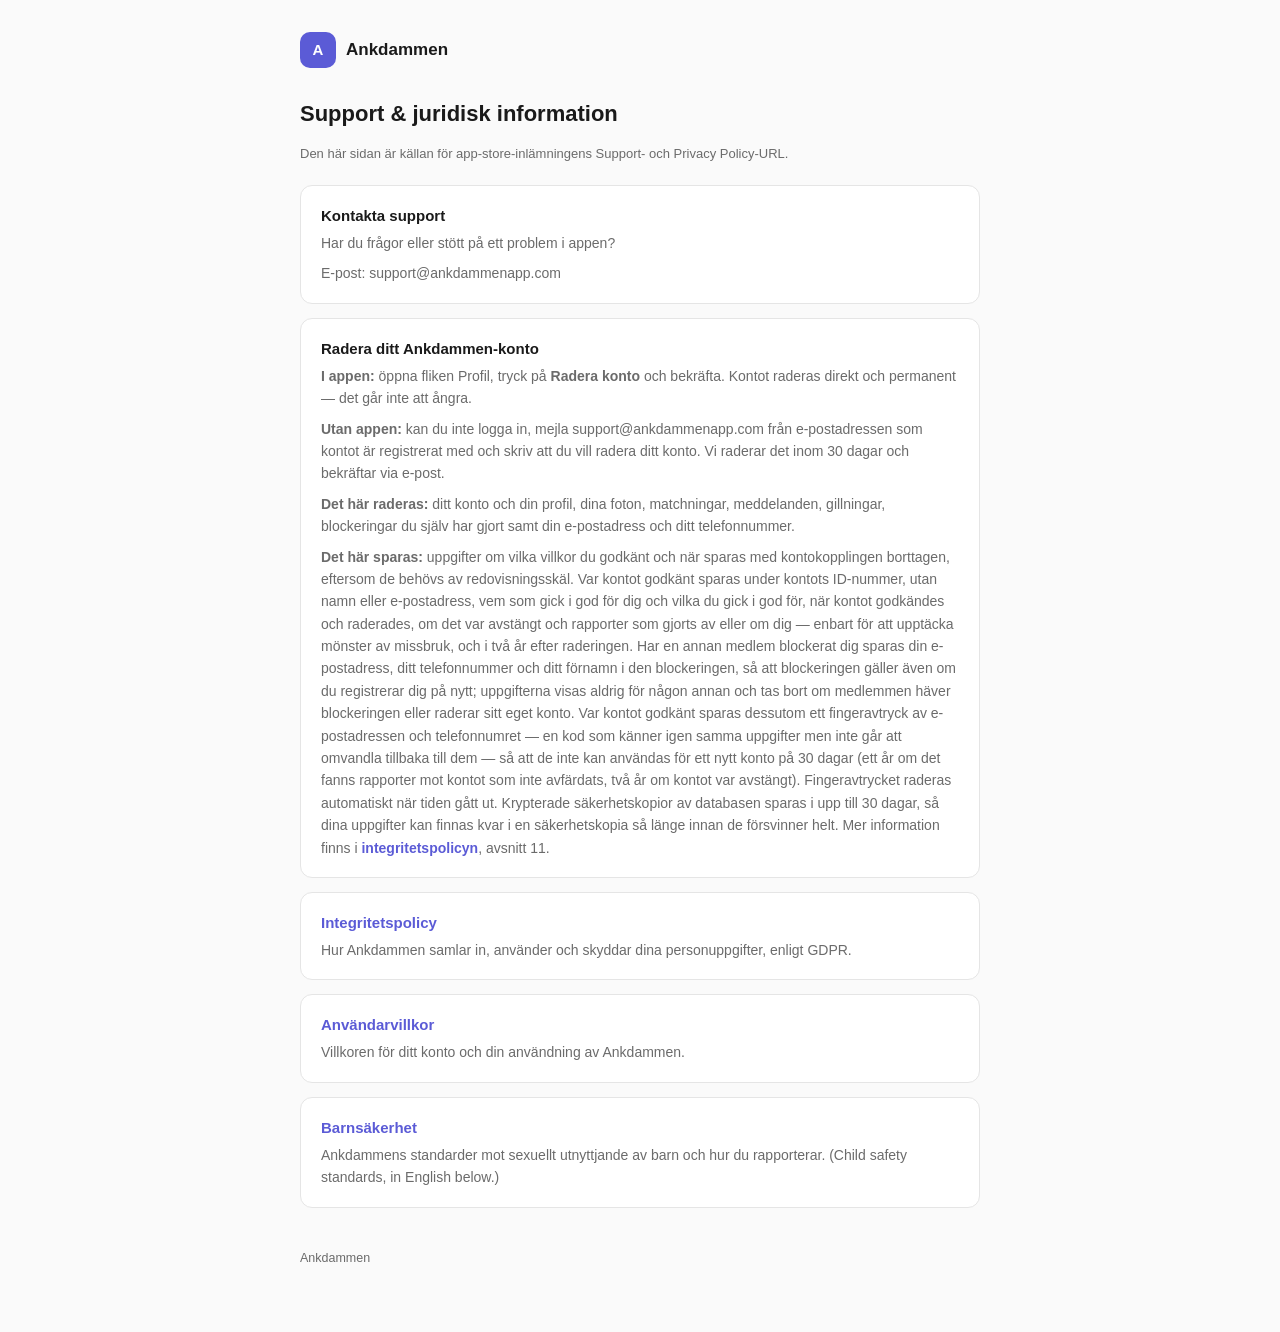
<file: index.html>
<!doctype html>
<html lang="sv">
<head>
  <meta charset="utf-8" />
  <meta name="viewport" content="width=device-width, initial-scale=1, viewport-fit=cover" />
  <title>Ankdammen — Support &amp; juridisk information</title>
  <link rel="stylesheet" href="style.css" />
</head>
<body>
  <div class="wrap">
    <header class="site">
      <div class="logo">A</div>
      <div class="name">Ankdammen</div>
    </header>

    <h1>Support &amp; juridisk information</h1>
    <p class="meta">Den här sidan är källan för app-store-inlämningens Support- och Privacy Policy-URL.</p>

    <div class="card">
      <h3>Kontakta support</h3>
      <p>Har du frågor eller stött på ett problem i appen?</p>
      <p style="margin-top:8px;">E-post: support@ankdammenapp.com</p>
    </div>

    <div class="card" id="radera-konto">
      <h3>Radera ditt Ankdammen-konto</h3>
      <p><strong>I appen:</strong> öppna fliken Profil, tryck på <strong>Radera konto</strong> och bekräfta. Kontot raderas
        direkt och permanent — det går inte att ångra.</p>
      <p style="margin-top:8px;"><strong>Utan appen:</strong> kan du inte logga in, mejla support@ankdammenapp.com från
        e-postadressen som kontot är registrerat med och skriv att du vill radera ditt konto. Vi raderar det inom 30 dagar och
        bekräftar via e-post.</p>
      <p style="margin-top:8px;"><strong>Det här raderas:</strong> ditt konto och din profil, dina foton, matchningar,
        meddelanden, gillningar, blockeringar du själv har gjort samt din e-postadress och ditt telefonnummer.</p>
      <p style="margin-top:8px;"><strong>Det här sparas:</strong> uppgifter om vilka villkor du godkänt och när sparas med
        kontokopplingen borttagen, eftersom de behövs av redovisningsskäl. Var kontot godkänt sparas under kontots
        ID-nummer, utan namn eller e-postadress, vem som gick i god för dig och vilka du gick i god för, när kontot
        godkändes och raderades, om det var avstängt och rapporter som gjorts av eller om dig — enbart för att upptäcka
        mönster av missbruk, och i två år efter raderingen. Har en
        annan medlem blockerat dig sparas din e-postadress, ditt telefonnummer och ditt förnamn i den blockeringen, så att
        blockeringen gäller även om du registrerar dig på nytt; uppgifterna visas aldrig för någon annan och tas bort om
        medlemmen häver blockeringen eller raderar sitt eget konto. Var kontot godkänt sparas dessutom ett fingeravtryck av
        e-postadressen och telefonnumret — en kod som känner igen samma uppgifter men inte går att omvandla tillbaka till
        dem — så att de inte kan användas för ett nytt konto på 30 dagar (ett år om det fanns rapporter mot kontot som inte
        avfärdats, två år om kontot var avstängt). Fingeravtrycket raderas automatiskt när tiden gått ut. Krypterade
        säkerhetskopior av databasen sparas i upp till 30 dagar, så dina uppgifter kan finnas kvar i en säkerhetskopia så
        länge innan de försvinner helt. Mer information finns i
        <a href="privacy.html">integritetspolicyn</a>, avsnitt 11.</p>
    </div>

    <div class="card">
      <h3><a href="privacy.html">Integritetspolicy</a></h3>
      <p>Hur Ankdammen samlar in, använder och skyddar dina personuppgifter, enligt GDPR.</p>
    </div>

    <div class="card">
      <h3><a href="terms.html">Användarvillkor</a></h3>
      <p>Villkoren för ditt konto och din användning av Ankdammen.</p>
    </div>

    <div class="card">
      <h3><a href="child-safety.html">Barnsäkerhet</a></h3>
      <p>Ankdammens standarder mot sexuellt utnyttjande av barn och hur du rapporterar. (Child safety standards, in English below.)</p>
    </div>

    <footer>
      Ankdammen
    </footer>
  </div>
</body>
</html>
</file>
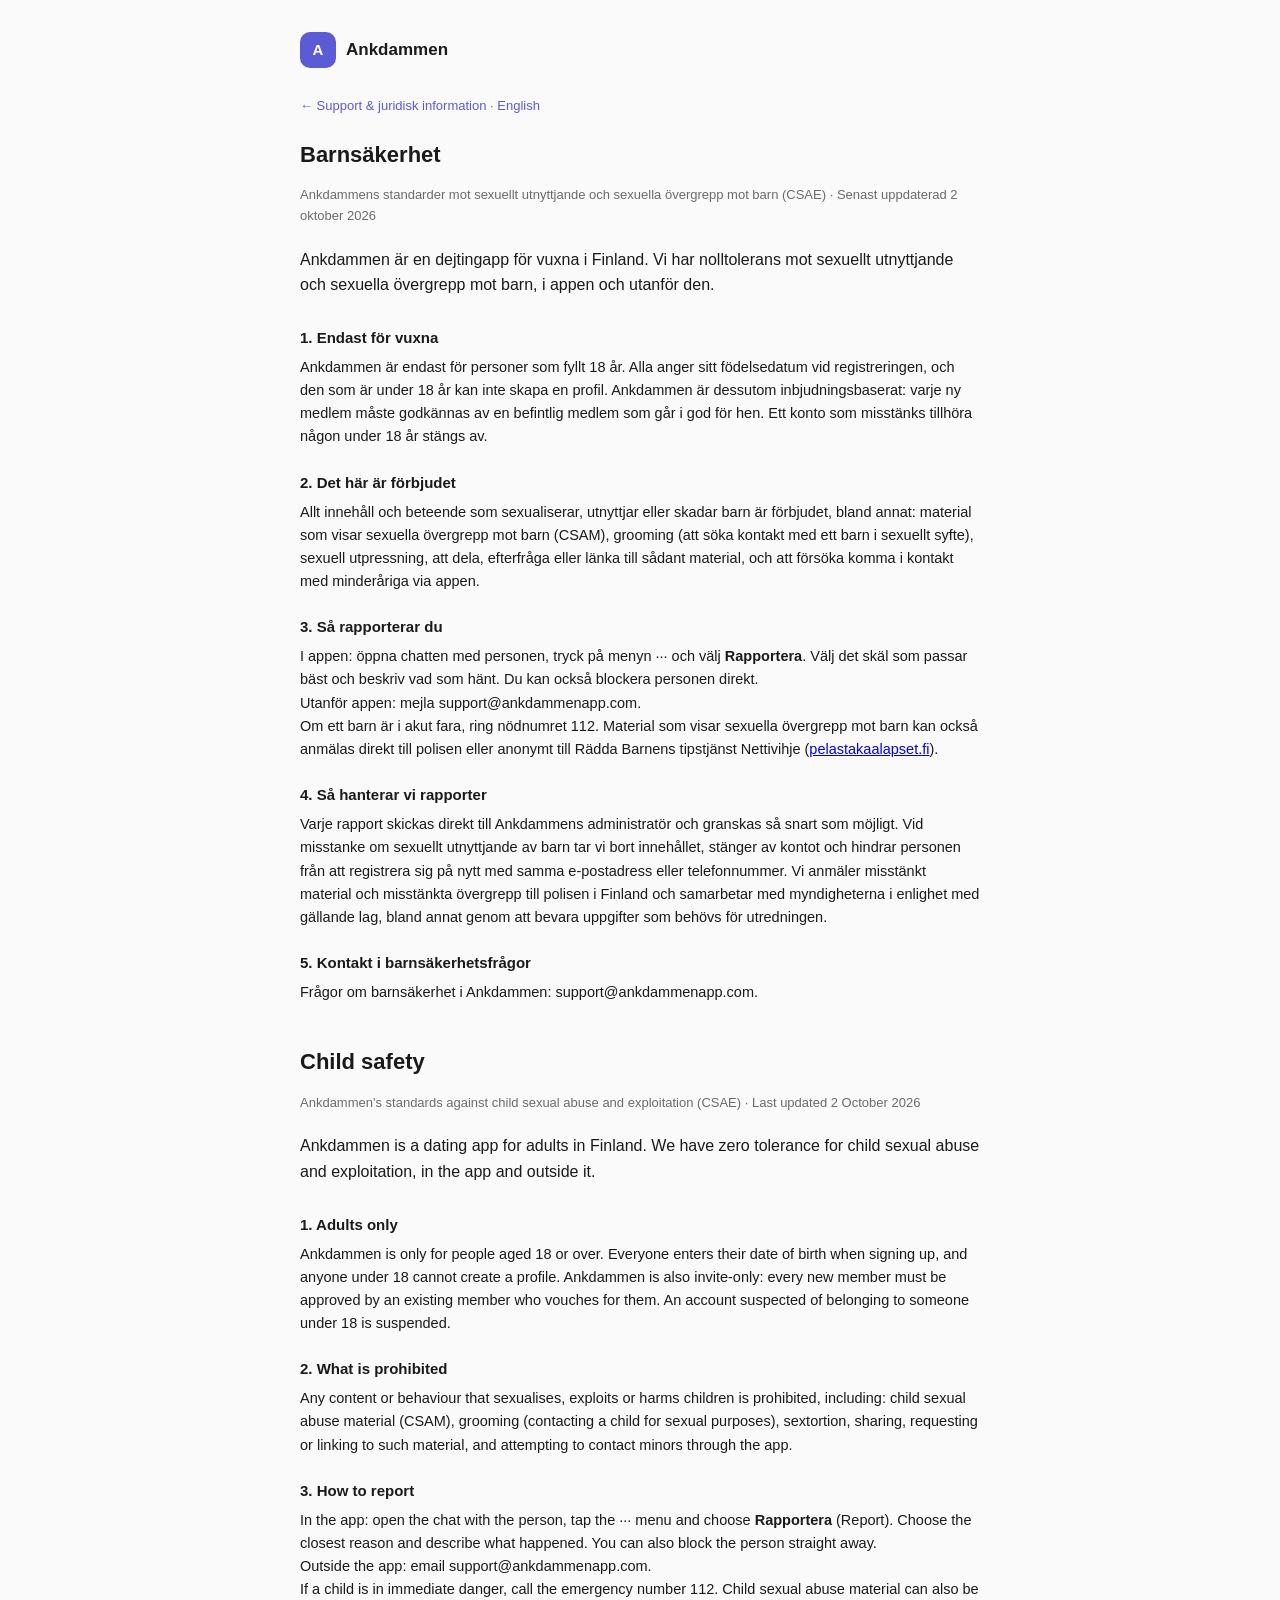
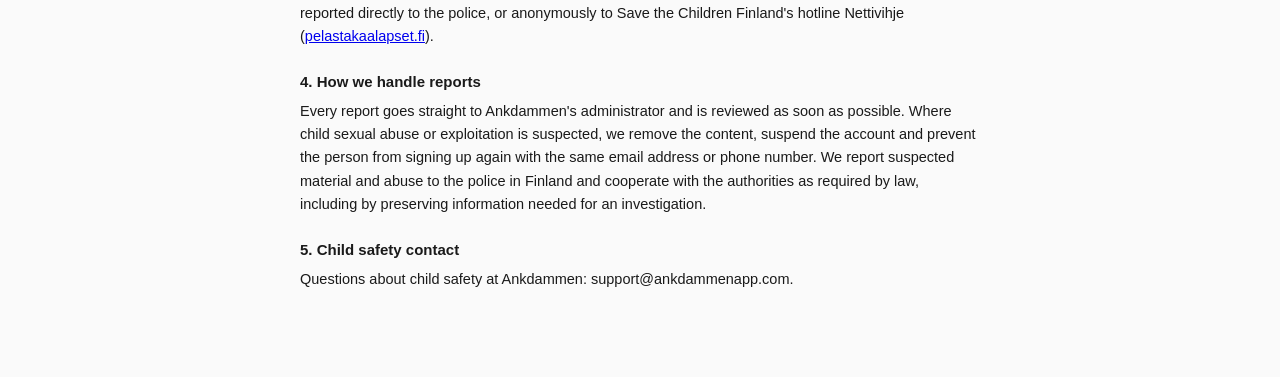
<file: child-safety.html>
<!doctype html>
<html lang="sv">
<head>
  <meta charset="utf-8" />
  <meta name="viewport" content="width=device-width, initial-scale=1, viewport-fit=cover" />
  <title>Barnsäkerhet — Ankdammen</title>
  <link rel="stylesheet" href="style.css" />
</head>
<body>
  <div class="wrap">
    <header class="site">
      <div class="logo">A</div>
      <div class="name">Ankdammen</div>
    </header>

    <nav class="crumbs"><a href="index.html">&larr; Support &amp; juridisk information</a> &middot; <a href="#english">English</a></nav>

    <h1>Barnsäkerhet</h1>
    <p class="meta">Ankdammens standarder mot sexuellt utnyttjande och sexuella övergrepp mot barn (CSAE) · Senast uppdaterad 2 oktober 2026</p>

    <p class="intro">Ankdammen är en dejtingapp för vuxna i Finland. Vi har nolltolerans mot
      sexuellt utnyttjande och sexuella övergrepp mot barn, i appen och utanför den.</p>

    <section class="doc">
      <h2>1. Endast för vuxna</h2>
      <p>Ankdammen är endast för personer som fyllt 18 år. Alla anger sitt födelsedatum vid registreringen, och den som
        är under 18 år kan inte skapa en profil. Ankdammen är dessutom inbjudningsbaserat: varje ny medlem måste godkännas
        av en befintlig medlem som går i god för hen. Ett konto som misstänks tillhöra någon under 18 år stängs av.</p>
    </section>
    <section class="doc">
      <h2>2. Det här är förbjudet</h2>
      <p>Allt innehåll och beteende som sexualiserar, utnyttjar eller skadar barn är förbjudet, bland annat: material som
        visar sexuella övergrepp mot barn (CSAM), grooming (att söka kontakt med ett barn i sexuellt syfte), sexuell
        utpressning, att dela, efterfråga eller länka till sådant material, och att försöka komma i kontakt med
        minderåriga via appen.</p>
    </section>
    <section class="doc">
      <h2>3. Så rapporterar du</h2>
      <p>I appen: öppna chatten med personen, tryck på menyn ··· och välj <strong>Rapportera</strong>. Välj det skäl som
        passar bäst och beskriv vad som hänt. Du kan också blockera personen direkt.</p>
      <p>Utanför appen: mejla support@ankdammenapp.com.</p>
      <p>Om ett barn är i akut fara, ring nödnumret 112. Material som visar sexuella övergrepp mot barn kan också anmälas
        direkt till polisen eller anonymt till Rädda Barnens tipstjänst Nettivihje
        (<a href="https://www.pelastakaalapset.fi/en/finnish-hotline-nettivihje/report/">pelastakaalapset.fi</a>).</p>
    </section>
    <section class="doc">
      <h2>4. Så hanterar vi rapporter</h2>
      <p>Varje rapport skickas direkt till Ankdammens administratör och granskas så snart som möjligt. Vid misstanke om
        sexuellt utnyttjande av barn tar vi bort innehållet, stänger av kontot och hindrar personen från att registrera
        sig på nytt med samma e-postadress eller telefonnummer. Vi anmäler misstänkt material och misstänkta övergrepp
        till polisen i Finland och samarbetar med myndigheterna i enlighet med gällande lag, bland annat genom att bevara
        uppgifter som behövs för utredningen.</p>
    </section>
    <section class="doc">
      <h2>5. Kontakt i barnsäkerhetsfrågor</h2>
      <p>Frågor om barnsäkerhet i Ankdammen: support@ankdammenapp.com.</p>
    </section>

    <h1 id="english" style="margin-top:40px;">Child safety</h1>
    <p class="meta">Ankdammen's standards against child sexual abuse and exploitation (CSAE) · Last updated 2 October 2026</p>

    <p class="intro">Ankdammen is a dating app for adults in Finland. We have zero tolerance for
      child sexual abuse and exploitation, in the app and outside it.</p>

    <section class="doc">
      <h2>1. Adults only</h2>
      <p>Ankdammen is only for people aged 18 or over. Everyone enters their date of birth when signing up, and anyone
        under 18 cannot create a profile. Ankdammen is also invite-only: every new member must be approved by an existing
        member who vouches for them. An account suspected of belonging to someone under 18 is suspended.</p>
    </section>
    <section class="doc">
      <h2>2. What is prohibited</h2>
      <p>Any content or behaviour that sexualises, exploits or harms children is prohibited, including: child sexual abuse
        material (CSAM), grooming (contacting a child for sexual purposes), sextortion, sharing, requesting or linking to
        such material, and attempting to contact minors through the app.</p>
    </section>
    <section class="doc">
      <h2>3. How to report</h2>
      <p>In the app: open the chat with the person, tap the ··· menu and choose <strong>Rapportera</strong> (Report).
        Choose the closest reason and describe what happened. You can also block the person straight away.</p>
      <p>Outside the app: email support@ankdammenapp.com.</p>
      <p>If a child is in immediate danger, call the emergency number 112. Child sexual abuse material can also be
        reported directly to the police, or anonymously to Save the Children Finland's hotline Nettivihje
        (<a href="https://www.pelastakaalapset.fi/en/finnish-hotline-nettivihje/report/">pelastakaalapset.fi</a>).</p>
    </section>
    <section class="doc">
      <h2>4. How we handle reports</h2>
      <p>Every report goes straight to Ankdammen's administrator and is reviewed as soon as possible. Where child sexual
        abuse or exploitation is suspected, we remove the content, suspend the account and prevent the person from signing
        up again with the same email address or phone number. We report suspected material and abuse to the police in
        Finland and cooperate with the authorities as required by law, including by preserving information needed for an
        investigation.</p>
    </section>
    <section class="doc">
      <h2>5. Child safety contact</h2>
      <p>Questions about child safety at Ankdammen: support@ankdammenapp.com.</p>
    </section>
  </div>
</body>
</html>
</file>
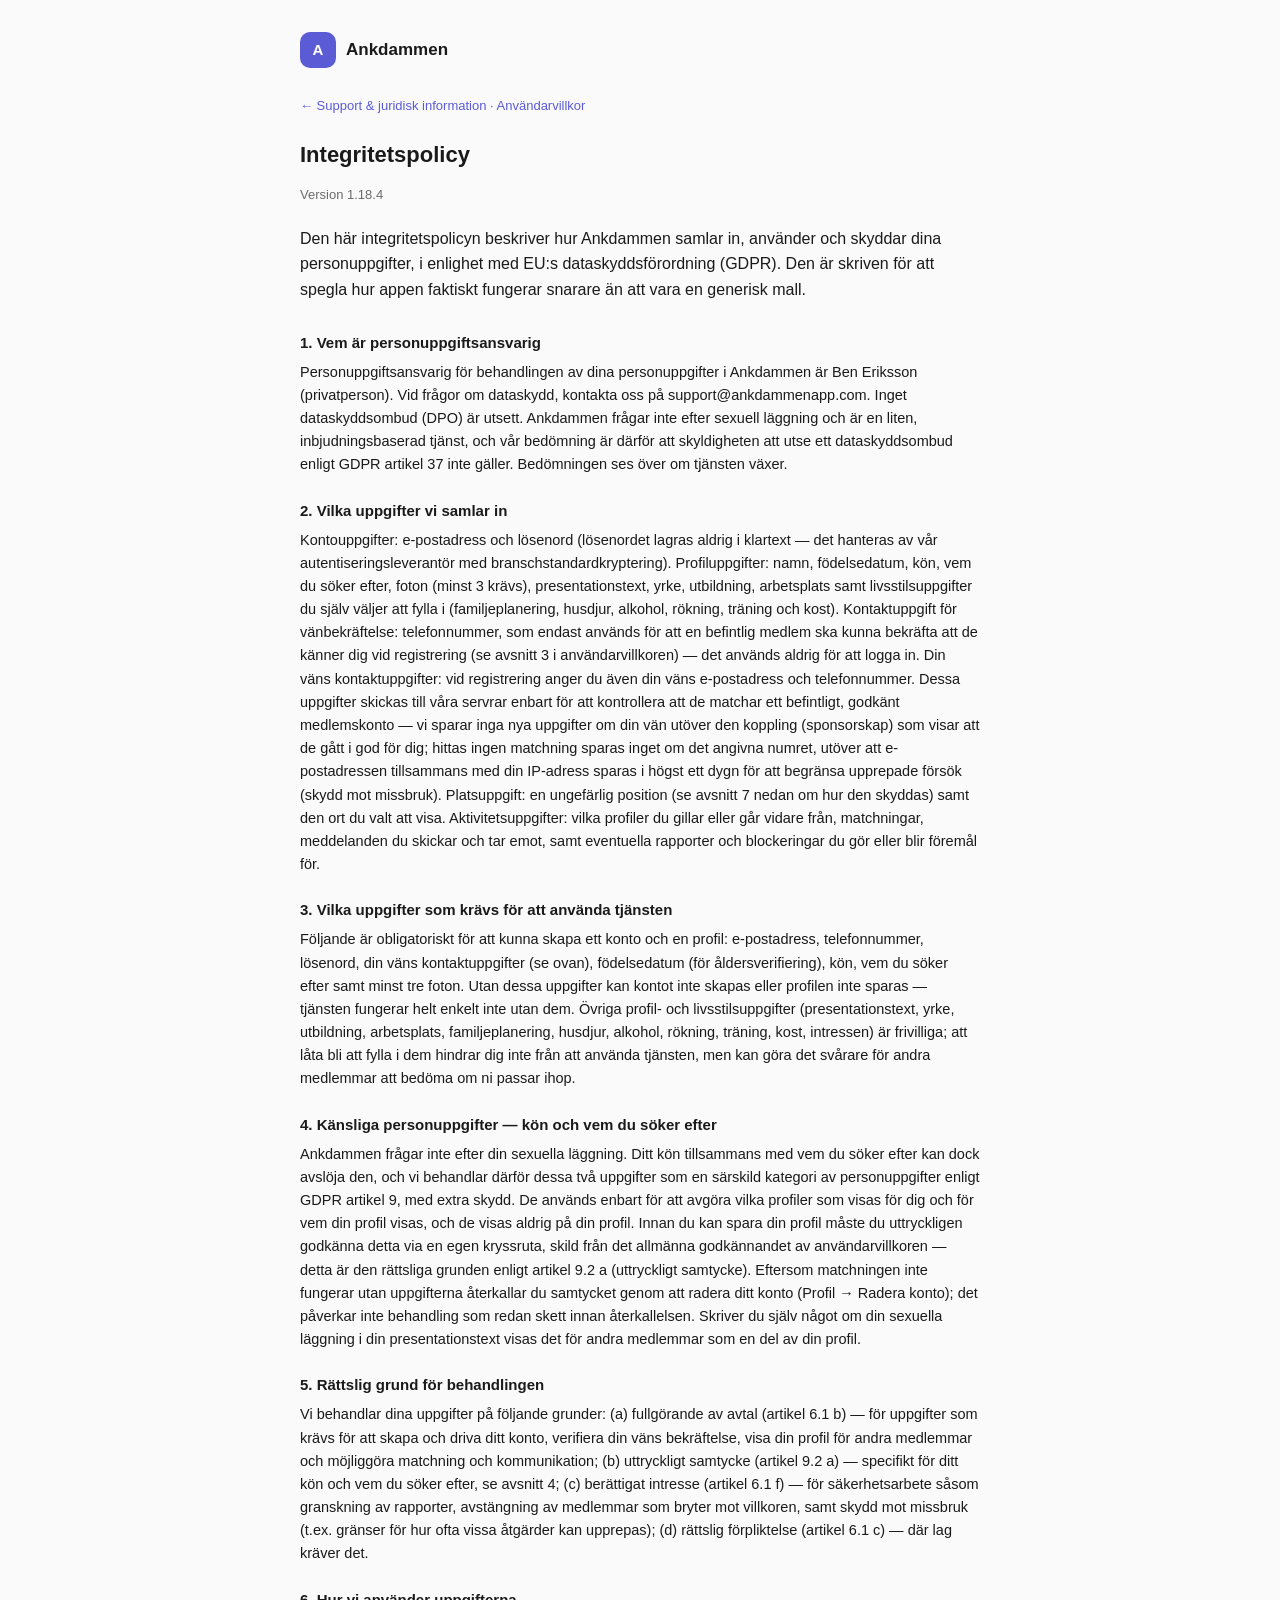
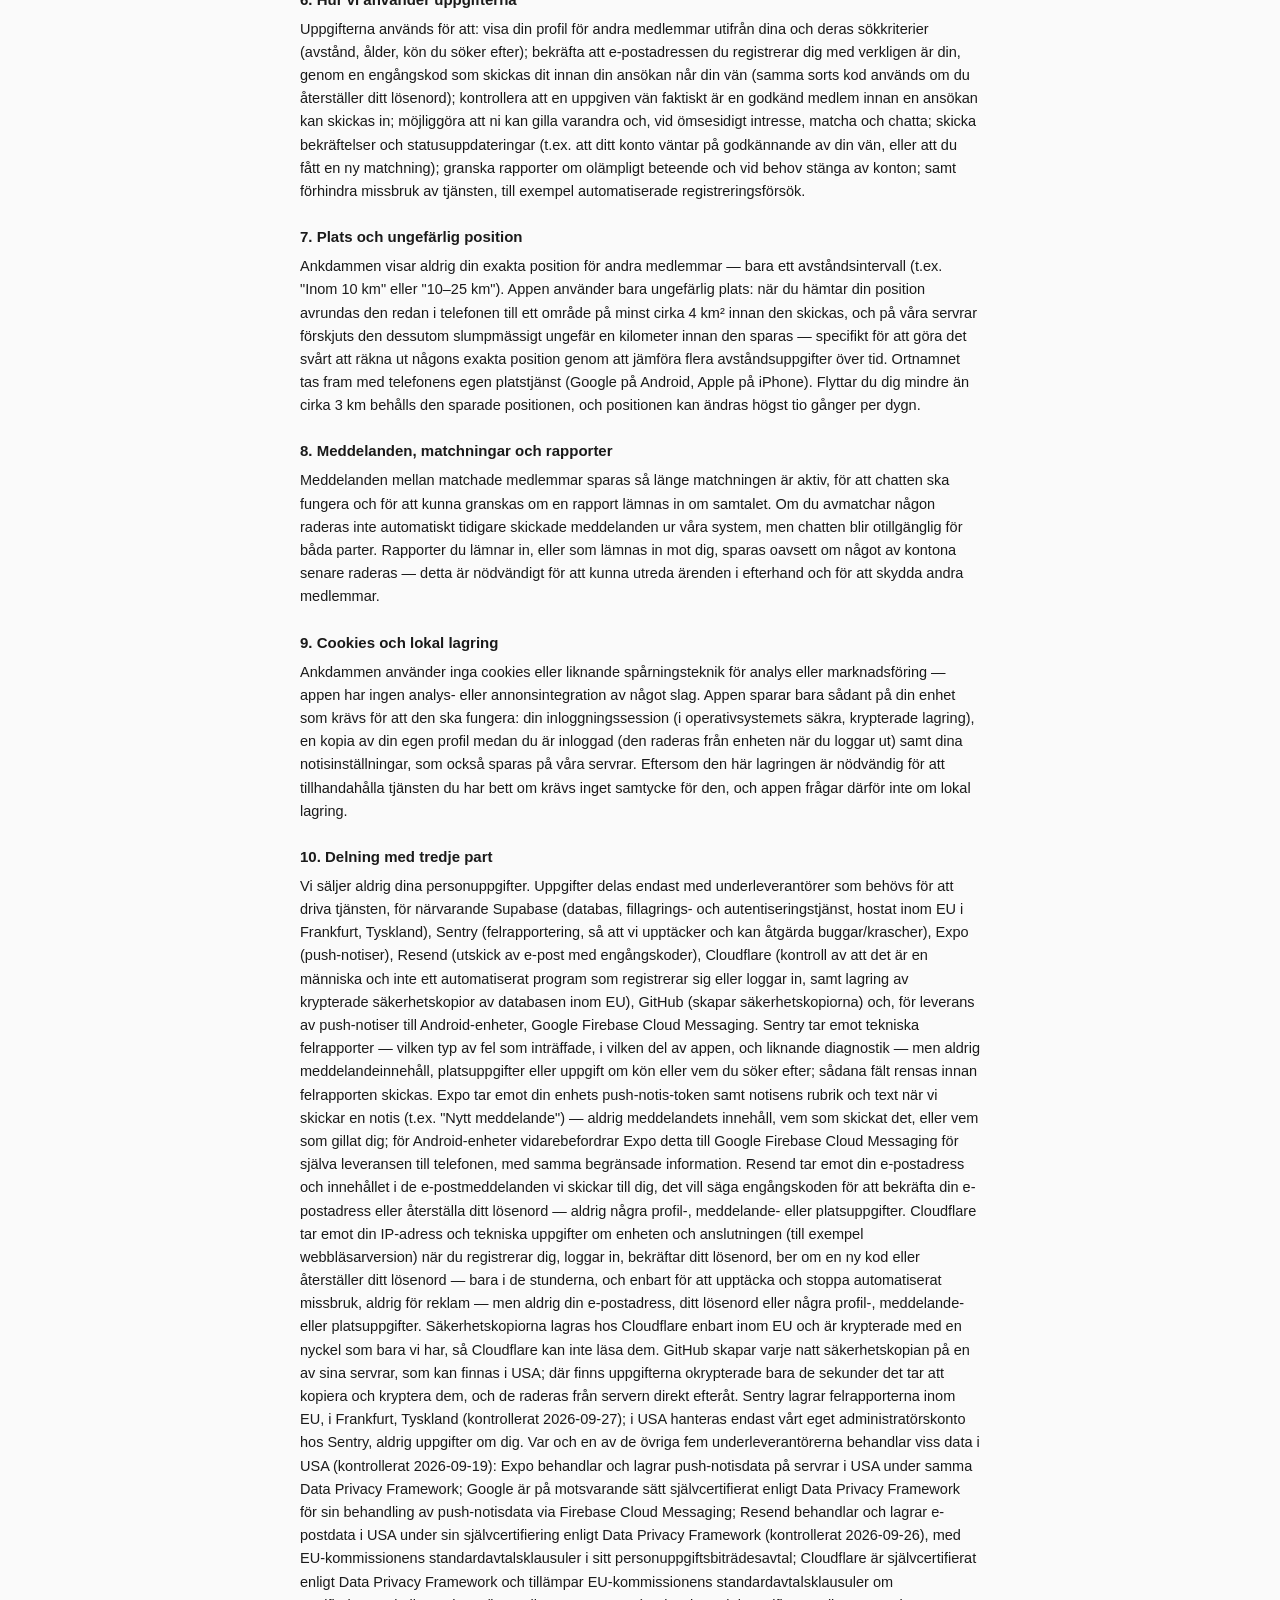
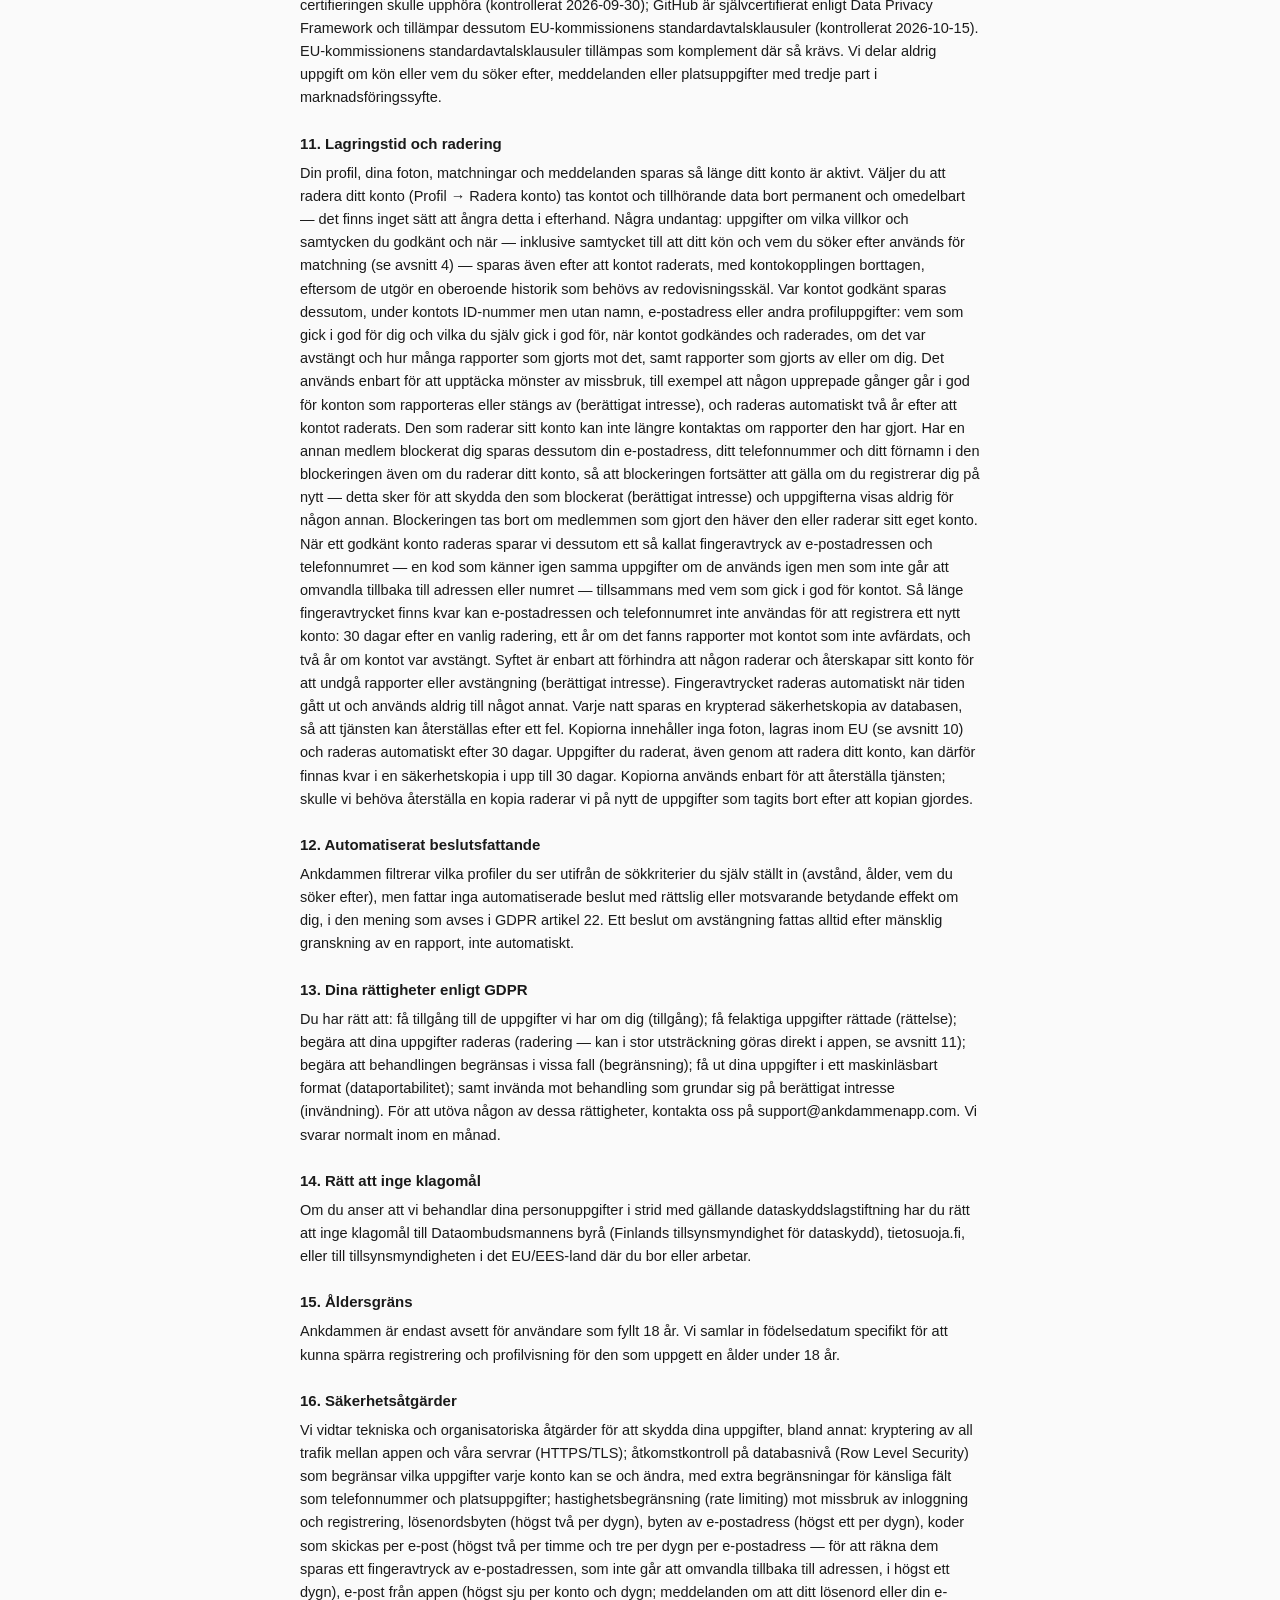
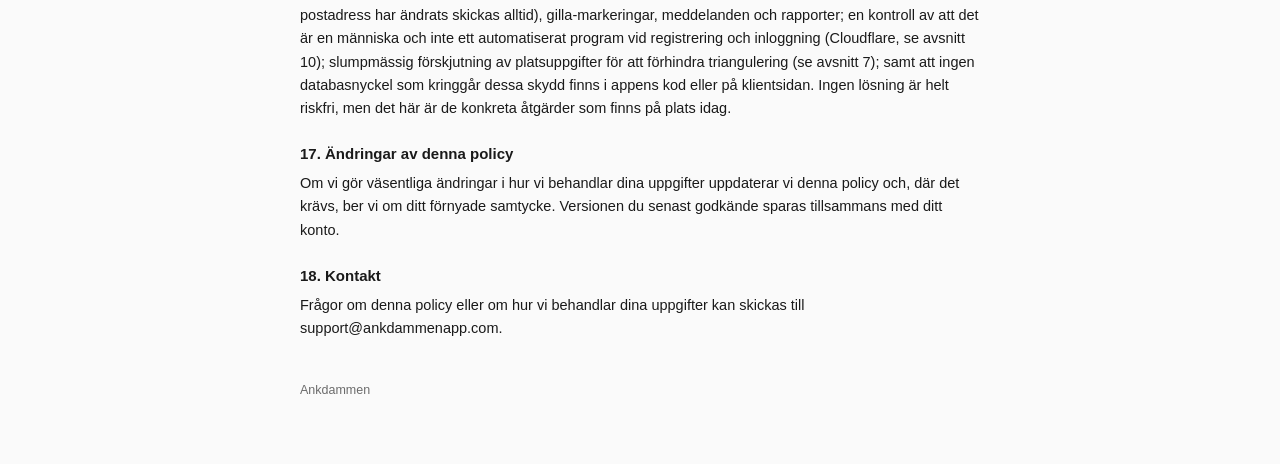
<file: privacy.html>
<!doctype html>
<html lang="sv">
<head>
  <meta charset="utf-8" />
  <meta name="viewport" content="width=device-width, initial-scale=1, viewport-fit=cover" />
  <title>Integritetspolicy — Ankdammen</title>
  <link rel="stylesheet" href="style.css" />
</head>
<body>
  <div class="wrap">
    <header class="site">
      <div class="logo">A</div>
      <div class="name">Ankdammen</div>
    </header>

    <nav class="crumbs"><a href="index.html">&larr; Support &amp; juridisk information</a> &middot; <a href="terms.html">Användarvillkor</a></nav>

    <h1>Integritetspolicy</h1>
    <p class="meta">Version 1.18.4</p>

    <p class="intro">Den här integritetspolicyn beskriver hur Ankdammen samlar in, använder och skyddar dina personuppgifter, i enlighet med EU:s dataskyddsförordning (GDPR). Den är skriven för att spegla hur appen faktiskt fungerar snarare än att vara en generisk mall.</p>

    <section class="doc">
      <h2>1. Vem är personuppgiftsansvarig</h2>
      <p>Personuppgiftsansvarig för behandlingen av dina personuppgifter i Ankdammen är Ben Eriksson (privatperson). Vid frågor om dataskydd, kontakta oss på support@ankdammenapp.com. Inget dataskyddsombud (DPO) är utsett. Ankdammen frågar inte efter sexuell läggning och är en liten, inbjudningsbaserad tjänst, och vår bedömning är därför att skyldigheten att utse ett dataskyddsombud enligt GDPR artikel 37 inte gäller. Bedömningen ses över om tjänsten växer.</p>
    </section>
    <section class="doc">
      <h2>2. Vilka uppgifter vi samlar in</h2>
      <p>Kontouppgifter: e-postadress och lösenord (lösenordet lagras aldrig i klartext — det hanteras av vår autentiseringsleverantör med branschstandardkryptering). Profiluppgifter: namn, födelsedatum, kön, vem du söker efter, foton (minst 3 krävs), presentationstext, yrke, utbildning, arbetsplats samt livsstilsuppgifter du själv väljer att fylla i (familjeplanering, husdjur, alkohol, rökning, träning och kost). Kontaktuppgift för vänbekräftelse: telefonnummer, som endast används för att en befintlig medlem ska kunna bekräfta att de känner dig vid registrering (se avsnitt 3 i användarvillkoren) — det används aldrig för att logga in. Din väns kontaktuppgifter: vid registrering anger du även din väns e-postadress och telefonnummer. Dessa uppgifter skickas till våra servrar enbart för att kontrollera att de matchar ett befintligt, godkänt medlemskonto — vi sparar inga nya uppgifter om din vän utöver den koppling (sponsorskap) som visar att de gått i god för dig; hittas ingen matchning sparas inget om det angivna numret, utöver att e-postadressen tillsammans med din IP-adress sparas i högst ett dygn för att begränsa upprepade försök (skydd mot missbruk). Platsuppgift: en ungefärlig position (se avsnitt 7 nedan om hur den skyddas) samt den ort du valt att visa. Aktivitetsuppgifter: vilka profiler du gillar eller går vidare från, matchningar, meddelanden du skickar och tar emot, samt eventuella rapporter och blockeringar du gör eller blir föremål för.</p>
    </section>
    <section class="doc">
      <h2>3. Vilka uppgifter som krävs för att använda tjänsten</h2>
      <p>Följande är obligatoriskt för att kunna skapa ett konto och en profil: e-postadress, telefonnummer, lösenord, din väns kontaktuppgifter (se ovan), födelsedatum (för åldersverifiering), kön, vem du söker efter samt minst tre foton. Utan dessa uppgifter kan kontot inte skapas eller profilen inte sparas — tjänsten fungerar helt enkelt inte utan dem. Övriga profil- och livsstilsuppgifter (presentationstext, yrke, utbildning, arbetsplats, familjeplanering, husdjur, alkohol, rökning, träning, kost, intressen) är frivilliga; att låta bli att fylla i dem hindrar dig inte från att använda tjänsten, men kan göra det svårare för andra medlemmar att bedöma om ni passar ihop.</p>
    </section>
    <section class="doc">
      <h2>4. Känsliga personuppgifter — kön och vem du söker efter</h2>
      <p>Ankdammen frågar inte efter din sexuella läggning. Ditt kön tillsammans med vem du söker efter kan dock avslöja den, och vi behandlar därför dessa två uppgifter som en särskild kategori av personuppgifter enligt GDPR artikel 9, med extra skydd. De används enbart för att avgöra vilka profiler som visas för dig och för vem din profil visas, och de visas aldrig på din profil. Innan du kan spara din profil måste du uttryckligen godkänna detta via en egen kryssruta, skild från det allmänna godkännandet av användarvillkoren — detta är den rättsliga grunden enligt artikel 9.2 a (uttryckligt samtycke). Eftersom matchningen inte fungerar utan uppgifterna återkallar du samtycket genom att radera ditt konto (Profil → Radera konto); det påverkar inte behandling som redan skett innan återkallelsen. Skriver du själv något om din sexuella läggning i din presentationstext visas det för andra medlemmar som en del av din profil.</p>
    </section>
    <section class="doc">
      <h2>5. Rättslig grund för behandlingen</h2>
      <p>Vi behandlar dina uppgifter på följande grunder: (a) fullgörande av avtal (artikel 6.1 b) — för uppgifter som krävs för att skapa och driva ditt konto, verifiera din väns bekräftelse, visa din profil för andra medlemmar och möjliggöra matchning och kommunikation; (b) uttryckligt samtycke (artikel 9.2 a) — specifikt för ditt kön och vem du söker efter, se avsnitt 4; (c) berättigat intresse (artikel 6.1 f) — för säkerhetsarbete såsom granskning av rapporter, avstängning av medlemmar som bryter mot villkoren, samt skydd mot missbruk (t.ex. gränser för hur ofta vissa åtgärder kan upprepas); (d) rättslig förpliktelse (artikel 6.1 c) — där lag kräver det.</p>
    </section>
    <section class="doc">
      <h2>6. Hur vi använder uppgifterna</h2>
      <p>Uppgifterna används för att: visa din profil för andra medlemmar utifrån dina och deras sökkriterier (avstånd, ålder, kön du söker efter); bekräfta att e-postadressen du registrerar dig med verkligen är din, genom en engångskod som skickas dit innan din ansökan når din vän (samma sorts kod används om du återställer ditt lösenord); kontrollera att en uppgiven vän faktiskt är en godkänd medlem innan en ansökan kan skickas in; möjliggöra att ni kan gilla varandra och, vid ömsesidigt intresse, matcha och chatta; skicka bekräftelser och statusuppdateringar (t.ex. att ditt konto väntar på godkännande av din vän, eller att du fått en ny matchning); granska rapporter om olämpligt beteende och vid behov stänga av konton; samt förhindra missbruk av tjänsten, till exempel automatiserade registreringsförsök.</p>
    </section>
    <section class="doc">
      <h2>7. Plats och ungefärlig position</h2>
      <p>Ankdammen visar aldrig din exakta position för andra medlemmar — bara ett avståndsintervall (t.ex. "Inom 10 km" eller "10–25 km"). Appen använder bara ungefärlig plats: när du hämtar din position avrundas den redan i telefonen till ett område på minst cirka 4 km² innan den skickas, och på våra servrar förskjuts den dessutom slumpmässigt ungefär en kilometer innan den sparas — specifikt för att göra det svårt att räkna ut någons exakta position genom att jämföra flera avståndsuppgifter över tid. Ortnamnet tas fram med telefonens egen platstjänst (Google på Android, Apple på iPhone). Flyttar du dig mindre än cirka 3 km behålls den sparade positionen, och positionen kan ändras högst tio gånger per dygn.</p>
    </section>
    <section class="doc">
      <h2>8. Meddelanden, matchningar och rapporter</h2>
      <p>Meddelanden mellan matchade medlemmar sparas så länge matchningen är aktiv, för att chatten ska fungera och för att kunna granskas om en rapport lämnas in om samtalet. Om du avmatchar någon raderas inte automatiskt tidigare skickade meddelanden ur våra system, men chatten blir otillgänglig för båda parter. Rapporter du lämnar in, eller som lämnas in mot dig, sparas oavsett om något av kontona senare raderas — detta är nödvändigt för att kunna utreda ärenden i efterhand och för att skydda andra medlemmar.</p>
    </section>
    <section class="doc">
      <h2>9. Cookies och lokal lagring</h2>
      <p>Ankdammen använder inga cookies eller liknande spårningsteknik för analys eller marknadsföring — appen har ingen analys- eller annonsintegration av något slag. Appen sparar bara sådant på din enhet som krävs för att den ska fungera: din inloggningssession (i operativsystemets säkra, krypterade lagring), en kopia av din egen profil medan du är inloggad (den raderas från enheten när du loggar ut) samt dina notisinställningar, som också sparas på våra servrar. Eftersom den här lagringen är nödvändig för att tillhandahålla tjänsten du har bett om krävs inget samtycke för den, och appen frågar därför inte om lokal lagring.</p>
    </section>
    <section class="doc">
      <h2>10. Delning med tredje part</h2>
      <p>Vi säljer aldrig dina personuppgifter. Uppgifter delas endast med underleverantörer som behövs för att driva tjänsten, för närvarande Supabase (databas, fillagrings- och autentiseringstjänst, hostat inom EU i Frankfurt, Tyskland), Sentry (felrapportering, så att vi upptäcker och kan åtgärda buggar/krascher), Expo (push-notiser), Resend (utskick av e-post med engångskoder), Cloudflare (kontroll av att det är en människa och inte ett automatiserat program som registrerar sig eller loggar in, samt lagring av krypterade säkerhetskopior av databasen inom EU), GitHub (skapar säkerhetskopiorna) och, för leverans av push-notiser till Android-enheter, Google Firebase Cloud Messaging. Sentry tar emot tekniska felrapporter — vilken typ av fel som inträffade, i vilken del av appen, och liknande diagnostik — men aldrig meddelandeinnehåll, platsuppgifter eller uppgift om kön eller vem du söker efter; sådana fält rensas innan felrapporten skickas. Expo tar emot din enhets push-notis-token samt notisens rubrik och text när vi skickar en notis (t.ex. "Nytt meddelande") — aldrig meddelandets innehåll, vem som skickat det, eller vem som gillat dig; för Android-enheter vidarebefordrar Expo detta till Google Firebase Cloud Messaging för själva leveransen till telefonen, med samma begränsade information. Resend tar emot din e-postadress och innehållet i de e-postmeddelanden vi skickar till dig, det vill säga engångskoden för att bekräfta din e-postadress eller återställa ditt lösenord — aldrig några profil-, meddelande- eller platsuppgifter. Cloudflare tar emot din IP-adress och tekniska uppgifter om enheten och anslutningen (till exempel webbläsarversion) när du registrerar dig, loggar in, bekräftar ditt lösenord, ber om en ny kod eller återställer ditt lösenord — bara i de stunderna, och enbart för att upptäcka och stoppa automatiserat missbruk, aldrig för reklam — men aldrig din e-postadress, ditt lösenord eller några profil-, meddelande- eller platsuppgifter. Säkerhetskopiorna lagras hos Cloudflare enbart inom EU och är krypterade med en nyckel som bara vi har, så Cloudflare kan inte läsa dem. GitHub skapar varje natt säkerhetskopian på en av sina servrar, som kan finnas i USA; där finns uppgifterna okrypterade bara de sekunder det tar att kopiera och kryptera dem, och de raderas från servern direkt efteråt. Sentry lagrar felrapporterna inom EU, i Frankfurt, Tyskland (kontrollerat 2026-09-27); i USA hanteras endast vårt eget administratörskonto hos Sentry, aldrig uppgifter om dig. Var och en av de övriga fem underleverantörerna behandlar viss data i USA (kontrollerat 2026-09-19): Expo behandlar och lagrar push-notisdata på servrar i USA under samma Data Privacy Framework; Google är på motsvarande sätt självcertifierat enligt Data Privacy Framework för sin behandling av push-notisdata via Firebase Cloud Messaging; Resend behandlar och lagrar e-postdata i USA under sin självcertifiering enligt Data Privacy Framework (kontrollerat 2026-09-26), med EU-kommissionens standardavtalsklausuler i sitt personuppgiftsbiträdesavtal; Cloudflare är självcertifierat enligt Data Privacy Framework och tillämpar EU-kommissionens standardavtalsklausuler om certifieringen skulle upphöra (kontrollerat 2026-09-30); GitHub är självcertifierat enligt Data Privacy Framework och tillämpar dessutom EU-kommissionens standardavtalsklausuler (kontrollerat 2026-10-15). EU-kommissionens standardavtalsklausuler tillämpas som komplement där så krävs. Vi delar aldrig uppgift om kön eller vem du söker efter, meddelanden eller platsuppgifter med tredje part i marknadsföringssyfte.</p>
    </section>
    <section class="doc">
      <h2>11. Lagringstid och radering</h2>
      <p>Din profil, dina foton, matchningar och meddelanden sparas så länge ditt konto är aktivt. Väljer du att radera ditt konto (Profil → Radera konto) tas kontot och tillhörande data bort permanent och omedelbart — det finns inget sätt att ångra detta i efterhand. Några undantag: uppgifter om vilka villkor och samtycken du godkänt och när — inklusive samtycket till att ditt kön och vem du söker efter används för matchning (se avsnitt 4) — sparas även efter att kontot raderats, med kontokopplingen borttagen, eftersom de utgör en oberoende historik som behövs av redovisningsskäl. Var kontot godkänt sparas dessutom, under kontots ID-nummer men utan namn, e-postadress eller andra profiluppgifter: vem som gick i god för dig och vilka du själv gick i god för, när kontot godkändes och raderades, om det var avstängt och hur många rapporter som gjorts mot det, samt rapporter som gjorts av eller om dig. Det används enbart för att upptäcka mönster av missbruk, till exempel att någon upprepade gånger går i god för konton som rapporteras eller stängs av (berättigat intresse), och raderas automatiskt två år efter att kontot raderats. Den som raderar sitt konto kan inte längre kontaktas om rapporter den har gjort. Har en annan medlem blockerat dig sparas dessutom din e-postadress, ditt telefonnummer och ditt förnamn i den blockeringen även om du raderar ditt konto, så att blockeringen fortsätter att gälla om du registrerar dig på nytt — detta sker för att skydda den som blockerat (berättigat intresse) och uppgifterna visas aldrig för någon annan. Blockeringen tas bort om medlemmen som gjort den häver den eller raderar sitt eget konto. När ett godkänt konto raderas sparar vi dessutom ett så kallat fingeravtryck av e-postadressen och telefonnumret — en kod som känner igen samma uppgifter om de används igen men som inte går att omvandla tillbaka till adressen eller numret — tillsammans med vem som gick i god för kontot. Så länge fingeravtrycket finns kvar kan e-postadressen och telefonnumret inte användas för att registrera ett nytt konto: 30 dagar efter en vanlig radering, ett år om det fanns rapporter mot kontot som inte avfärdats, och två år om kontot var avstängt. Syftet är enbart att förhindra att någon raderar och återskapar sitt konto för att undgå rapporter eller avstängning (berättigat intresse). Fingeravtrycket raderas automatiskt när tiden gått ut och används aldrig till något annat. Varje natt sparas en krypterad säkerhetskopia av databasen, så att tjänsten kan återställas efter ett fel. Kopiorna innehåller inga foton, lagras inom EU (se avsnitt 10) och raderas automatiskt efter 30 dagar. Uppgifter du raderat, även genom att radera ditt konto, kan därför finnas kvar i en säkerhetskopia i upp till 30 dagar. Kopiorna används enbart för att återställa tjänsten; skulle vi behöva återställa en kopia raderar vi på nytt de uppgifter som tagits bort efter att kopian gjordes.</p>
    </section>
    <section class="doc">
      <h2>12. Automatiserat beslutsfattande</h2>
      <p>Ankdammen filtrerar vilka profiler du ser utifrån de sökkriterier du själv ställt in (avstånd, ålder, vem du söker efter), men fattar inga automatiserade beslut med rättslig eller motsvarande betydande effekt om dig, i den mening som avses i GDPR artikel 22. Ett beslut om avstängning fattas alltid efter mänsklig granskning av en rapport, inte automatiskt.</p>
    </section>
    <section class="doc">
      <h2>13. Dina rättigheter enligt GDPR</h2>
      <p>Du har rätt att: få tillgång till de uppgifter vi har om dig (tillgång); få felaktiga uppgifter rättade (rättelse); begära att dina uppgifter raderas (radering — kan i stor utsträckning göras direkt i appen, se avsnitt 11); begära att behandlingen begränsas i vissa fall (begränsning); få ut dina uppgifter i ett maskinläsbart format (dataportabilitet); samt invända mot behandling som grundar sig på berättigat intresse (invändning). För att utöva någon av dessa rättigheter, kontakta oss på support@ankdammenapp.com. Vi svarar normalt inom en månad.</p>
    </section>
    <section class="doc">
      <h2>14. Rätt att inge klagomål</h2>
      <p>Om du anser att vi behandlar dina personuppgifter i strid med gällande dataskyddslagstiftning har du rätt att inge klagomål till Dataombudsmannens byrå (Finlands tillsynsmyndighet för dataskydd), tietosuoja.fi, eller till tillsynsmyndigheten i det EU/EES-land där du bor eller arbetar.</p>
    </section>
    <section class="doc">
      <h2>15. Åldersgräns</h2>
      <p>Ankdammen är endast avsett för användare som fyllt 18 år. Vi samlar in födelsedatum specifikt för att kunna spärra registrering och profilvisning för den som uppgett en ålder under 18 år.</p>
    </section>
    <section class="doc">
      <h2>16. Säkerhetsåtgärder</h2>
      <p>Vi vidtar tekniska och organisatoriska åtgärder för att skydda dina uppgifter, bland annat: kryptering av all trafik mellan appen och våra servrar (HTTPS/TLS); åtkomstkontroll på databasnivå (Row Level Security) som begränsar vilka uppgifter varje konto kan se och ändra, med extra begränsningar för känsliga fält som telefonnummer och platsuppgifter; hastighetsbegränsning (rate limiting) mot missbruk av inloggning och registrering, lösenordsbyten (högst två per dygn), byten av e-postadress (högst ett per dygn), koder som skickas per e-post (högst två per timme och tre per dygn per e-postadress — för att räkna dem sparas ett fingeravtryck av e-postadressen, som inte går att omvandla tillbaka till adressen, i högst ett dygn), e-post från appen (högst sju per konto och dygn; meddelanden om att ditt lösenord eller din e-postadress har ändrats skickas alltid), gilla-markeringar, meddelanden och rapporter; en kontroll av att det är en människa och inte ett automatiserat program vid registrering och inloggning (Cloudflare, se avsnitt 10); slumpmässig förskjutning av platsuppgifter för att förhindra triangulering (se avsnitt 7); samt att ingen databasnyckel som kringgår dessa skydd finns i appens kod eller på klientsidan. Ingen lösning är helt riskfri, men det här är de konkreta åtgärder som finns på plats idag.</p>
    </section>
    <section class="doc">
      <h2>17. Ändringar av denna policy</h2>
      <p>Om vi gör väsentliga ändringar i hur vi behandlar dina uppgifter uppdaterar vi denna policy och, där det krävs, ber vi om ditt förnyade samtycke. Versionen du senast godkände sparas tillsammans med ditt konto.</p>
    </section>
    <section class="doc">
      <h2>18. Kontakt</h2>
      <p>Frågor om denna policy eller om hur vi behandlar dina uppgifter kan skickas till support@ankdammenapp.com.</p>
    </section>

    <footer>
      Ankdammen
    </footer>
  </div>
</body>
</html>
</file>
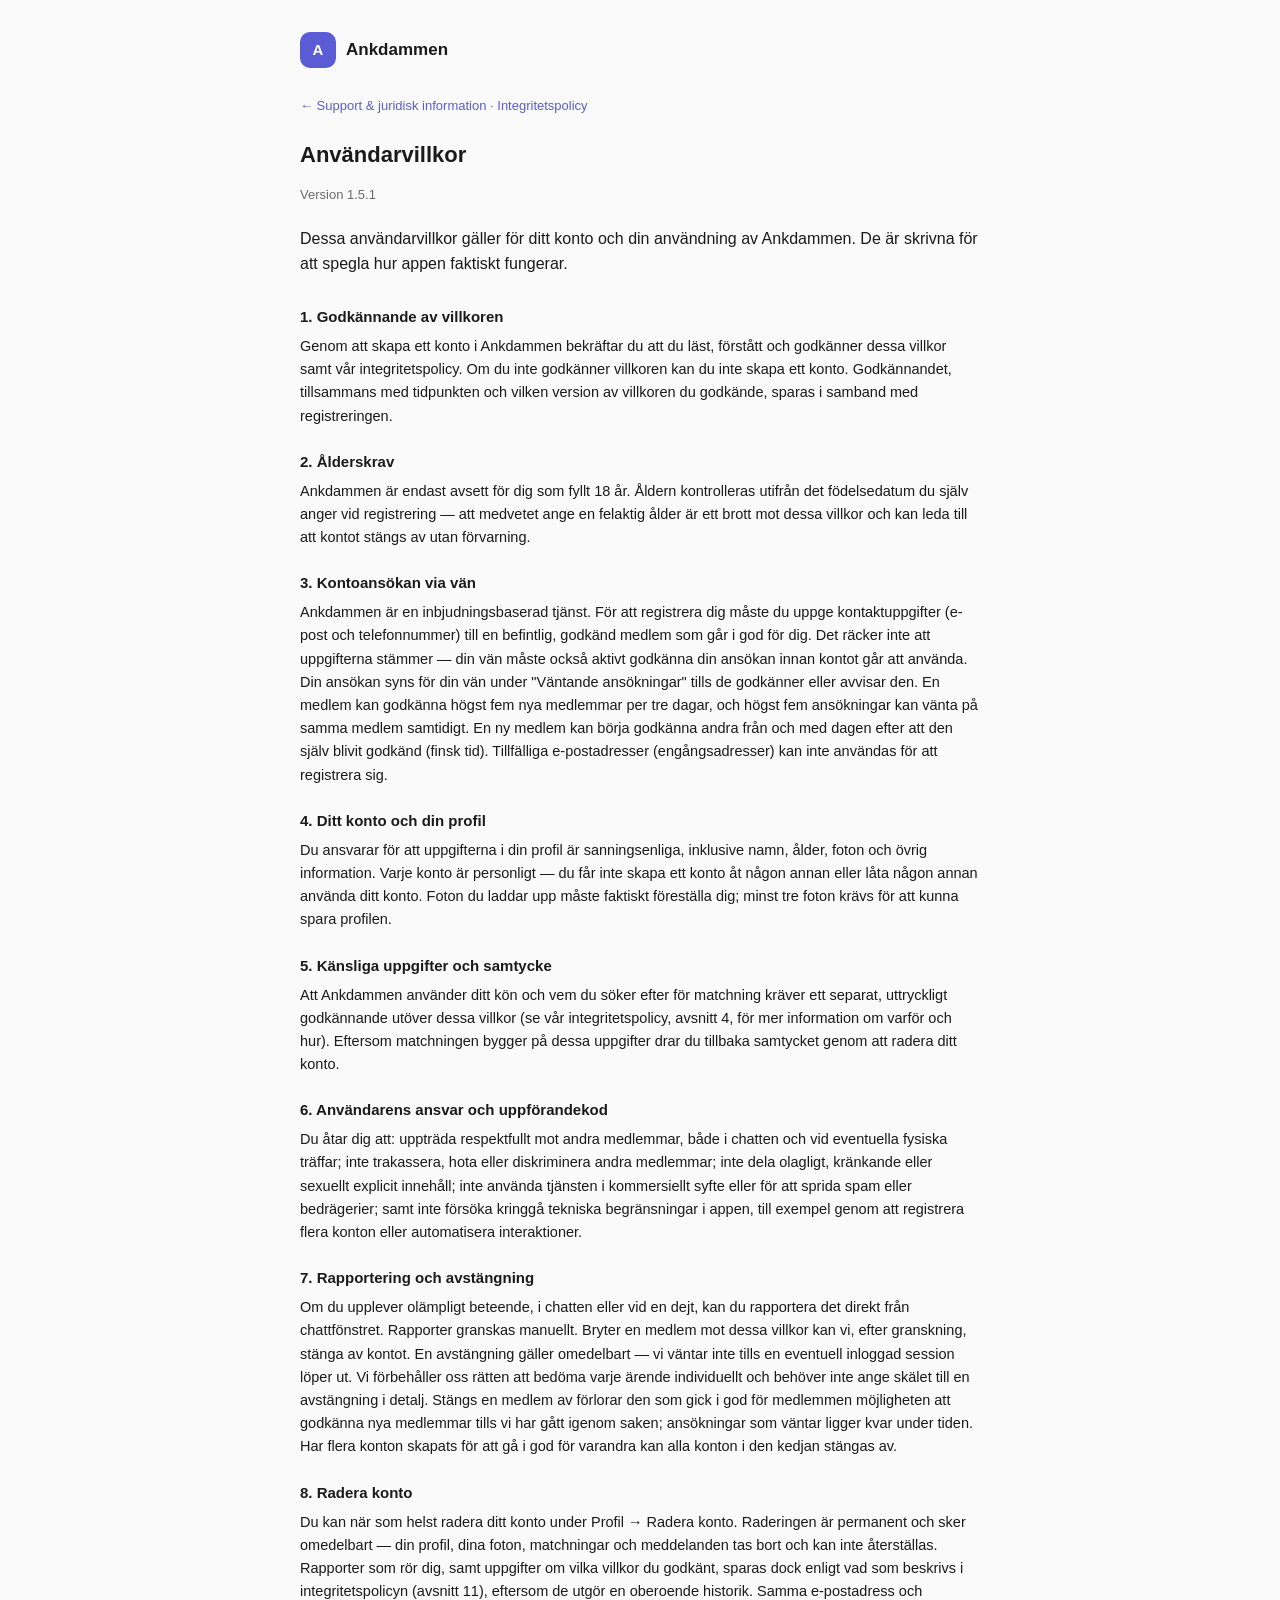
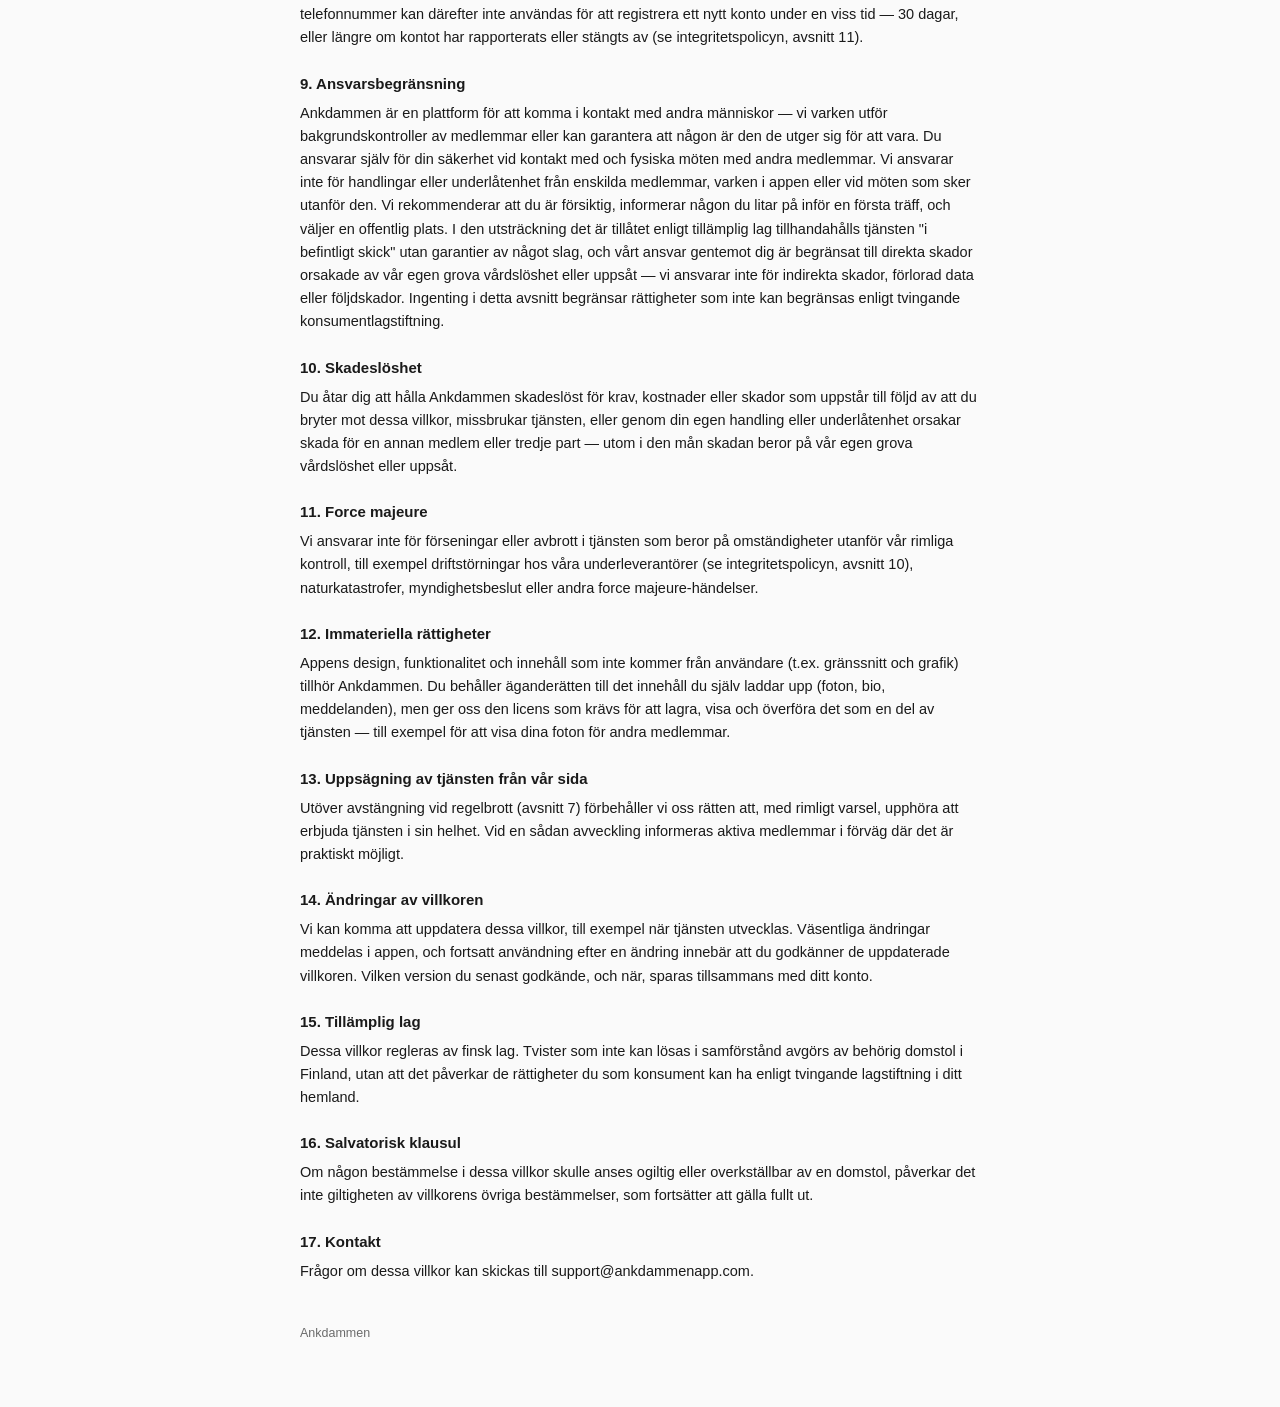
<file: terms.html>
<!doctype html>
<html lang="sv">
<head>
  <meta charset="utf-8" />
  <meta name="viewport" content="width=device-width, initial-scale=1, viewport-fit=cover" />
  <title>Användarvillkor — Ankdammen</title>
  <link rel="stylesheet" href="style.css" />
</head>
<body>
  <div class="wrap">
    <header class="site">
      <div class="logo">A</div>
      <div class="name">Ankdammen</div>
    </header>

    <nav class="crumbs"><a href="index.html">&larr; Support &amp; juridisk information</a> &middot; <a href="privacy.html">Integritetspolicy</a></nav>

    <h1>Användarvillkor</h1>
    <p class="meta">Version 1.5.1</p>

    <p class="intro">Dessa användarvillkor gäller för ditt konto och din användning av Ankdammen. De är skrivna för att spegla hur appen faktiskt fungerar.</p>

    <section class="doc">
      <h2>1. Godkännande av villkoren</h2>
      <p>Genom att skapa ett konto i Ankdammen bekräftar du att du läst, förstått och godkänner dessa villkor samt vår integritetspolicy. Om du inte godkänner villkoren kan du inte skapa ett konto. Godkännandet, tillsammans med tidpunkten och vilken version av villkoren du godkände, sparas i samband med registreringen.</p>
    </section>
    <section class="doc">
      <h2>2. Ålderskrav</h2>
      <p>Ankdammen är endast avsett för dig som fyllt 18 år. Åldern kontrolleras utifrån det födelsedatum du själv anger vid registrering — att medvetet ange en felaktig ålder är ett brott mot dessa villkor och kan leda till att kontot stängs av utan förvarning.</p>
    </section>
    <section class="doc">
      <h2>3. Kontoansökan via vän</h2>
      <p>Ankdammen är en inbjudningsbaserad tjänst. För att registrera dig måste du uppge kontaktuppgifter (e-post och telefonnummer) till en befintlig, godkänd medlem som går i god för dig. Det räcker inte att uppgifterna stämmer — din vän måste också aktivt godkänna din ansökan innan kontot går att använda. Din ansökan syns för din vän under "Väntande ansökningar" tills de godkänner eller avvisar den. En medlem kan godkänna högst fem nya medlemmar per tre dagar, och högst fem ansökningar kan vänta på samma medlem samtidigt. En ny medlem kan börja godkänna andra från och med dagen efter att den själv blivit godkänd (finsk tid). Tillfälliga e-postadresser (engångsadresser) kan inte användas för att registrera sig.</p>
    </section>
    <section class="doc">
      <h2>4. Ditt konto och din profil</h2>
      <p>Du ansvarar för att uppgifterna i din profil är sanningsenliga, inklusive namn, ålder, foton och övrig information. Varje konto är personligt — du får inte skapa ett konto åt någon annan eller låta någon annan använda ditt konto. Foton du laddar upp måste faktiskt föreställa dig; minst tre foton krävs för att kunna spara profilen.</p>
    </section>
    <section class="doc">
      <h2>5. Känsliga uppgifter och samtycke</h2>
      <p>Att Ankdammen använder ditt kön och vem du söker efter för matchning kräver ett separat, uttryckligt godkännande utöver dessa villkor (se vår integritetspolicy, avsnitt 4, för mer information om varför och hur). Eftersom matchningen bygger på dessa uppgifter drar du tillbaka samtycket genom att radera ditt konto.</p>
    </section>
    <section class="doc">
      <h2>6. Användarens ansvar och uppförandekod</h2>
      <p>Du åtar dig att: uppträda respektfullt mot andra medlemmar, både i chatten och vid eventuella fysiska träffar; inte trakassera, hota eller diskriminera andra medlemmar; inte dela olagligt, kränkande eller sexuellt explicit innehåll; inte använda tjänsten i kommersiellt syfte eller för att sprida spam eller bedrägerier; samt inte försöka kringgå tekniska begränsningar i appen, till exempel genom att registrera flera konton eller automatisera interaktioner.</p>
    </section>
    <section class="doc">
      <h2>7. Rapportering och avstängning</h2>
      <p>Om du upplever olämpligt beteende, i chatten eller vid en dejt, kan du rapportera det direkt från chattfönstret. Rapporter granskas manuellt. Bryter en medlem mot dessa villkor kan vi, efter granskning, stänga av kontot. En avstängning gäller omedelbart — vi väntar inte tills en eventuell inloggad session löper ut. Vi förbehåller oss rätten att bedöma varje ärende individuellt och behöver inte ange skälet till en avstängning i detalj. Stängs en medlem av förlorar den som gick i god för medlemmen möjligheten att godkänna nya medlemmar tills vi har gått igenom saken; ansökningar som väntar ligger kvar under tiden. Har flera konton skapats för att gå i god för varandra kan alla konton i den kedjan stängas av.</p>
    </section>
    <section class="doc">
      <h2>8. Radera konto</h2>
      <p>Du kan när som helst radera ditt konto under Profil → Radera konto. Raderingen är permanent och sker omedelbart — din profil, dina foton, matchningar och meddelanden tas bort och kan inte återställas. Rapporter som rör dig, samt uppgifter om vilka villkor du godkänt, sparas dock enligt vad som beskrivs i integritetspolicyn (avsnitt 11), eftersom de utgör en oberoende historik. Samma e-postadress och telefonnummer kan därefter inte användas för att registrera ett nytt konto under en viss tid — 30 dagar, eller längre om kontot har rapporterats eller stängts av (se integritetspolicyn, avsnitt 11).</p>
    </section>
    <section class="doc">
      <h2>9. Ansvarsbegränsning</h2>
      <p>Ankdammen är en plattform för att komma i kontakt med andra människor — vi varken utför bakgrundskontroller av medlemmar eller kan garantera att någon är den de utger sig för att vara. Du ansvarar själv för din säkerhet vid kontakt med och fysiska möten med andra medlemmar. Vi ansvarar inte för handlingar eller underlåtenhet från enskilda medlemmar, varken i appen eller vid möten som sker utanför den. Vi rekommenderar att du är försiktig, informerar någon du litar på inför en första träff, och väljer en offentlig plats. I den utsträckning det är tillåtet enligt tillämplig lag tillhandahålls tjänsten "i befintligt skick" utan garantier av något slag, och vårt ansvar gentemot dig är begränsat till direkta skador orsakade av vår egen grova vårdslöshet eller uppsåt — vi ansvarar inte för indirekta skador, förlorad data eller följdskador. Ingenting i detta avsnitt begränsar rättigheter som inte kan begränsas enligt tvingande konsumentlagstiftning.</p>
    </section>
    <section class="doc">
      <h2>10. Skadeslöshet</h2>
      <p>Du åtar dig att hålla Ankdammen skadeslöst för krav, kostnader eller skador som uppstår till följd av att du bryter mot dessa villkor, missbrukar tjänsten, eller genom din egen handling eller underlåtenhet orsakar skada för en annan medlem eller tredje part — utom i den mån skadan beror på vår egen grova vårdslöshet eller uppsåt.</p>
    </section>
    <section class="doc">
      <h2>11. Force majeure</h2>
      <p>Vi ansvarar inte för förseningar eller avbrott i tjänsten som beror på omständigheter utanför vår rimliga kontroll, till exempel driftstörningar hos våra underleverantörer (se integritetspolicyn, avsnitt 10), naturkatastrofer, myndighetsbeslut eller andra force majeure-händelser.</p>
    </section>
    <section class="doc">
      <h2>12. Immateriella rättigheter</h2>
      <p>Appens design, funktionalitet och innehåll som inte kommer från användare (t.ex. gränssnitt och grafik) tillhör Ankdammen. Du behåller äganderätten till det innehåll du själv laddar upp (foton, bio, meddelanden), men ger oss den licens som krävs för att lagra, visa och överföra det som en del av tjänsten — till exempel för att visa dina foton för andra medlemmar.</p>
    </section>
    <section class="doc">
      <h2>13. Uppsägning av tjänsten från vår sida</h2>
      <p>Utöver avstängning vid regelbrott (avsnitt 7) förbehåller vi oss rätten att, med rimligt varsel, upphöra att erbjuda tjänsten i sin helhet. Vid en sådan avveckling informeras aktiva medlemmar i förväg där det är praktiskt möjligt.</p>
    </section>
    <section class="doc">
      <h2>14. Ändringar av villkoren</h2>
      <p>Vi kan komma att uppdatera dessa villkor, till exempel när tjänsten utvecklas. Väsentliga ändringar meddelas i appen, och fortsatt användning efter en ändring innebär att du godkänner de uppdaterade villkoren. Vilken version du senast godkände, och när, sparas tillsammans med ditt konto.</p>
    </section>
    <section class="doc">
      <h2>15. Tillämplig lag</h2>
      <p>Dessa villkor regleras av finsk lag. Tvister som inte kan lösas i samförstånd avgörs av behörig domstol i Finland, utan att det påverkar de rättigheter du som konsument kan ha enligt tvingande lagstiftning i ditt hemland.</p>
    </section>
    <section class="doc">
      <h2>16. Salvatorisk klausul</h2>
      <p>Om någon bestämmelse i dessa villkor skulle anses ogiltig eller overkställbar av en domstol, påverkar det inte giltigheten av villkorens övriga bestämmelser, som fortsätter att gälla fullt ut.</p>
    </section>
    <section class="doc">
      <h2>17. Kontakt</h2>
      <p>Frågor om dessa villkor kan skickas till support@ankdammenapp.com.</p>
    </section>

    <footer>
      Ankdammen
    </footer>
  </div>
</body>
</html>
</file>
<file: style.css>
:root {
  color-scheme: light dark;
  --bg: #FAFAFA;
  --fg: #1A1A1A;
  --muted: #6B6B6B;
  --accent: #5B5BD6;
  --card: #FFFFFF;
  --border: #E5E5E5;
  --warn-bg: #FFF8E1;
  --warn-border: #F5E3A8;
  --warn-fg: #856404;
}

@media (prefers-color-scheme: dark) {
  :root {
    --bg: #121214;
    --fg: #EDEDED;
    --muted: #A0A0A0;
    --accent: #8B8BF0;
    --card: #1C1C1F;
    --border: #2E2E32;
    --warn-bg: #3A2E0E;
    --warn-border: #6B5419;
    --warn-fg: #E6C568;
  }
}

* { box-sizing: border-box; }

body {
  margin: 0;
  padding: 32px 20px 64px;
  background: var(--bg);
  color: var(--fg);
  font-family: -apple-system, BlinkMacSystemFont, "Segoe UI", Roboto, Helvetica, Arial, sans-serif;
  line-height: 1.6;
}

.wrap {
  max-width: 680px;
  margin: 0 auto;
}

header.site {
  display: flex;
  align-items: center;
  gap: 10px;
  margin-bottom: 28px;
}

header.site .logo {
  width: 36px;
  height: 36px;
  border-radius: 10px;
  background: var(--accent);
  display: flex;
  align-items: center;
  justify-content: center;
  color: white;
  font-weight: 700;
  font-size: 15px;
  flex-shrink: 0;
}

header.site .name {
  font-weight: 700;
  font-size: 17px;
}

nav.crumbs {
  font-size: 13px;
  color: var(--muted);
  margin-bottom: 20px;
}

nav.crumbs a {
  color: var(--accent);
  text-decoration: none;
}

h1 {
  font-size: 22px;
  margin: 0 0 4px;
}

.meta {
  color: var(--muted);
  font-size: 13px;
  margin-bottom: 20px;
}

.notice {
  background: var(--warn-bg);
  border: 1px solid var(--warn-border);
  color: var(--warn-fg);
  border-radius: 10px;
  padding: 12px 14px;
  font-size: 13.5px;
  margin-bottom: 24px;
}

.intro {
  margin-bottom: 28px;
}

section.doc {
  margin-bottom: 22px;
}

section.doc h2 {
  font-size: 15px;
  margin: 0 0 6px;
}

section.doc p {
  margin: 0;
  color: var(--fg);
  font-size: 14.5px;
}

.card {
  background: var(--card);
  border: 1px solid var(--border);
  border-radius: 12px;
  padding: 18px 20px;
  margin-bottom: 14px;
}

.card h3 {
  margin: 0 0 4px;
  font-size: 15px;
}

.card p {
  margin: 0;
  font-size: 14px;
  color: var(--muted);
}

.card a {
  color: var(--accent);
  font-weight: 600;
  text-decoration: none;
}

footer {
  margin-top: 40px;
  font-size: 12.5px;
  color: var(--muted);
}

.placeholder {
  background: rgba(255, 200, 0, 0.18);
  padding: 1px 4px;
  border-radius: 4px;
}
</file>
